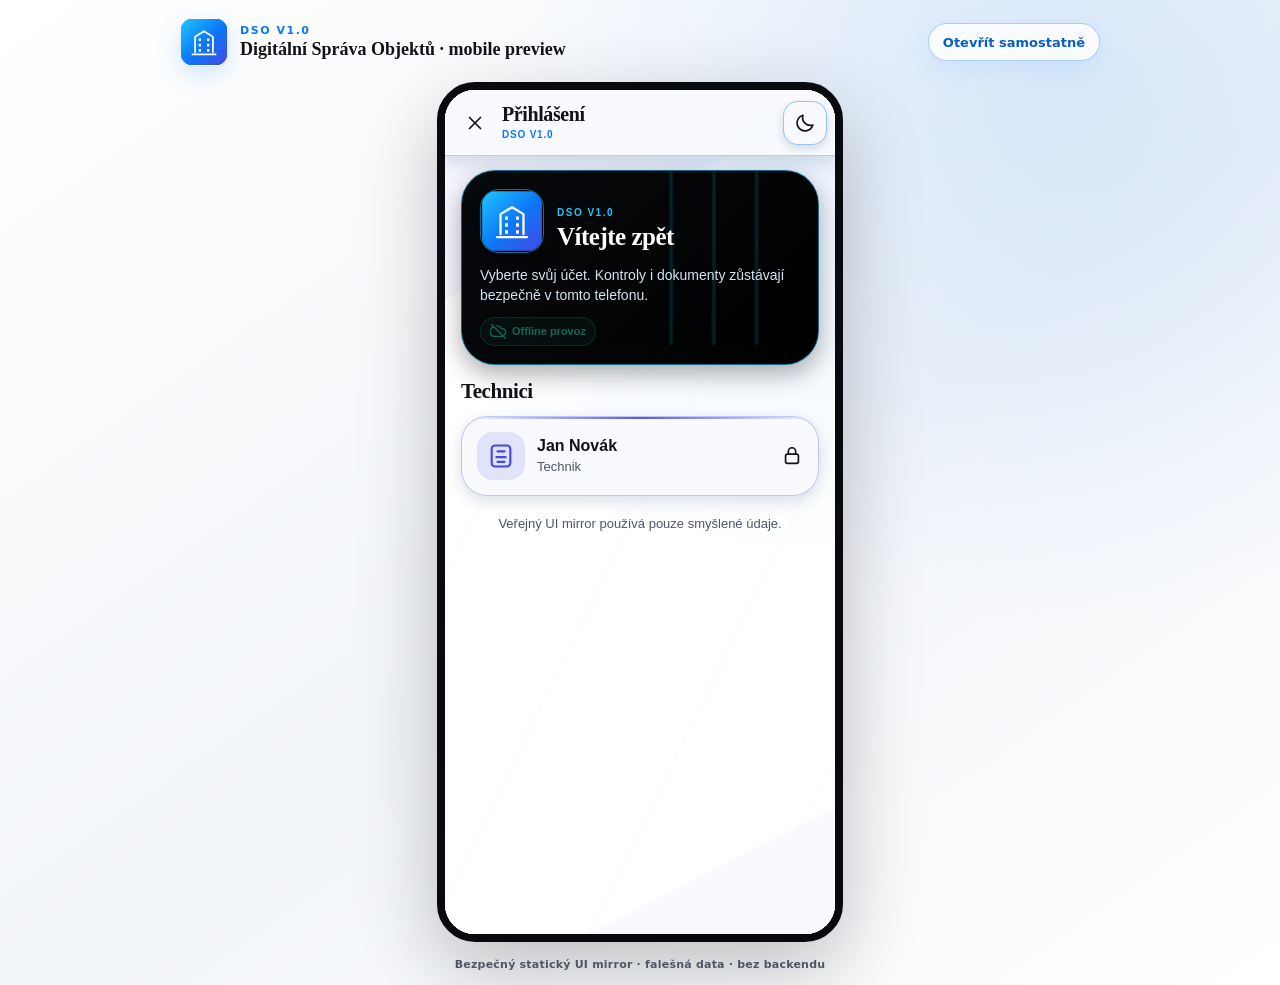
<file: index.html>
<!doctype html>
<html lang="cs">
  <head>
    <meta charset="utf-8" />
    <meta name="viewport" content="width=device-width, initial-scale=1.0" />
    <meta name="theme-color" content="#000000" />
    <meta name="description" content="Interaktivní mobilní náhled DSO — Digitální Správa Objektů." />
    <title>DSO · mobile UI preview</title>
    <link rel="icon" href="./assets/app-icon.svg" type="image/svg+xml" />
    <link rel="manifest" href="./manifest.webmanifest" />
    <script>
      if (window.matchMedia('(max-width: 520px)').matches) {
        window.location.replace('./app/?v=100');
      }
    </script>
    <link rel="stylesheet" href="./styles.css" />
  </head>
  <body>
    <main class="preview-shell">
      <header class="preview-header">
        <div class="preview-brand">
          <img src="./assets/app-icon.svg" alt="" />
          <div>
            <span>DSO V1.0</span>
            <strong>Digitální Správa Objektů · mobile preview</strong>
          </div>
        </div>
        <a href="./app/?v=100" target="_blank" rel="noreferrer">Otevřít samostatně</a>
      </header>
      <div class="phone" aria-label="Interaktivní mobilní náhled DSO">
        <iframe src="./app/?v=100" title="DSO — Digitální Správa Objektů"></iframe>
      </div>
      <p class="preview-note">Bezpečný statický UI mirror · falešná data · bez backendu</p>
    </main>
    <script src="./app.js"></script>
  </body>
</html>
</file>
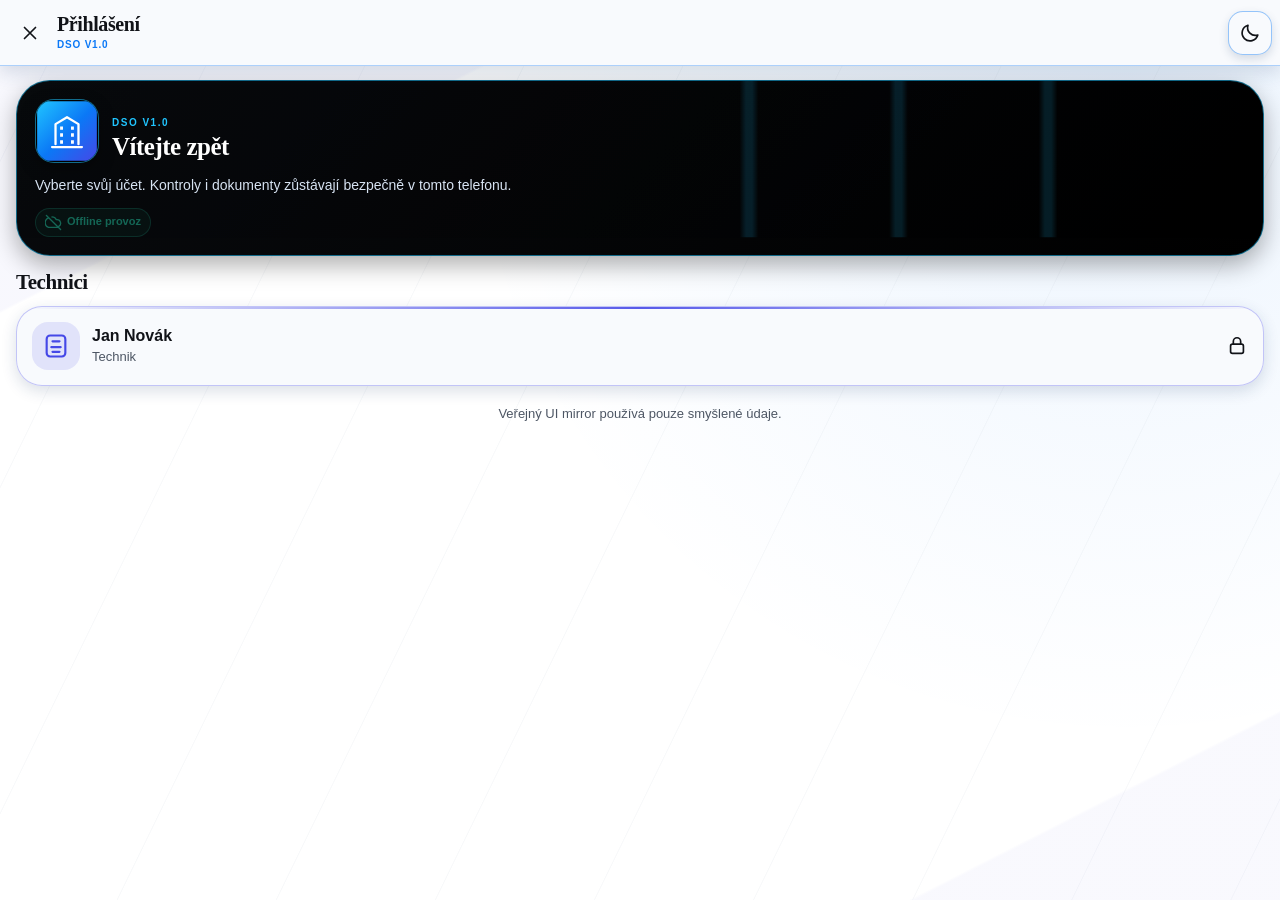
<file: app/index.html>
<!doctype html>
<html lang="cs" data-theme="light">
  <head>
    <meta charset="utf-8" />
    <meta name="viewport" content="width=device-width, initial-scale=1, viewport-fit=cover" />
    <meta name="theme-color" content="#ffffff" />
    <meta name="description" content="Bezpečný interaktivní UI mirror nativní Android aplikace DSO." />
    <title>DSO — Digitální Správa Objektů</title>
    <link rel="icon" href="../assets/app-icon.svg" type="image/svg+xml" />
    <link rel="manifest" href="../manifest.webmanifest" />
    <link rel="stylesheet" href="./styles.css?v=102-verified" />
  </head>
  <body>
    <div id="app" class="dso-app" aria-live="polite"></div>
    <div id="dialog-root"></div>
    <script src="./app.js?v=102-final"></script>
  </body>
</html>
</file>
<file: styles.css>
:root {
  color: #111318;
  background: #ffffff;
  font-family: "Segoe UI", system-ui, -apple-system, BlinkMacSystemFont, sans-serif;
}

* { box-sizing: border-box; }
html, body { margin: 0; min-height: 100%; }
body {
  min-height: 100vh;
  background:
    radial-gradient(circle at 82% 8%, rgba(11, 120, 246, .12), transparent 34rem),
    linear-gradient(145deg, #ffffff, #f2f5f9 54%, #ffffff);
}

.preview-shell {
  min-height: 100vh;
  display: grid;
  grid-template-rows: auto 1fr auto;
  justify-items: center;
  gap: 16px;
  padding: 18px 22px 14px;
}

.preview-header {
  width: min(100%, 920px);
  display: flex;
  align-items: center;
  justify-content: space-between;
  gap: 18px;
}

.preview-brand { display: flex; align-items: center; gap: 12px; }
.preview-brand img {
  width: 48px;
  height: 48px;
  border-radius: 14px;
  box-shadow: 0 8px 25px rgba(11, 120, 246, .18);
}
.preview-brand div { display: grid; gap: 2px; }
.preview-brand span {
  color: #0b78f6;
  font-size: 11px;
  font-weight: 800;
  letter-spacing: .14em;
  text-transform: uppercase;
}
.preview-brand strong { font-family: Georgia, "Times New Roman", serif; font-size: 18px; }
.preview-header a {
  display: inline-flex;
  align-items: center;
  min-height: 38px;
  padding: 0 14px;
  border: 1px solid rgba(11, 120, 246, .34);
  border-radius: 999px;
  background: rgba(255, 255, 255, .82);
  color: #0b5fc2;
  font-size: 13px;
  font-weight: 750;
  text-decoration: none;
  box-shadow: 0 8px 24px rgba(11, 120, 246, .08);
}
.preview-header a:hover { border-color: #0b78f6; color: #0b78f6; }

.phone {
  box-sizing: content-box;
  align-self: center;
  width: 390px;
  height: 844px;
  overflow: hidden;
  border: 8px solid #080a0d;
  border-radius: 38px;
  background: #ffffff;
  box-shadow: 0 28px 80px rgba(8, 10, 13, .24), 0 0 0 1px rgba(255,255,255,.22) inset;
}
iframe { display: block; width: 100%; height: 100%; border: 0; background: #ffffff; }
.preview-note { margin: 0; color: #4d5664; font-size: 11px; font-weight: 650; letter-spacing: .02em; }

@media (max-width: 520px) {
  .preview-shell { display: block; padding: 0; }
  .preview-header, .preview-note { display: none; }
  .phone {
    box-sizing: border-box;
    width: 100vw;
    height: 100dvh;
    border: 0;
    border-radius: 0;
    box-shadow: none;
  }
}
</file>
<file: app/styles.css>
:root {
  color-scheme: light;
  --primary: #0b78f6;
  --on-primary: #ffffff;
  --primary-container: #dcebff;
  --on-primary-container: #002a5e;
  --secondary: #4548e7;
  --secondary-container: #e5e5ff;
  --on-secondary-container: #171a75;
  --tertiary: #146655;
  --tertiary-container: #cfe9df;
  --on-tertiary-container: #073a30;
  --error: #9f2f2b;
  --error-container: #f8dad5;
  --background: #ffffff;
  --on-background: #111318;
  --surface: #ffffff;
  --surface-lowest: #ffffff;
  --surface-low: #f8fafd;
  --surface-container: #f2f5f9;
  --surface-high: #ebeff5;
  --surface-highest: #e3e8f0;
  --on-surface: #111318;
  --on-surface-variant: #4d5664;
  --outline: #727c8b;
  --outline-variant: #c7d0dc;
  --brand-gold: #20c5ff;
  --brand-cream: #ffffff;
  --brand-muted: #d7e3f2;
  --shadow: rgba(22, 58, 100, .16);
  --topbar-height: 66px;
  --nav-height: 84px;
  font-family: "Segoe UI", Roboto, Arial, sans-serif;
}

:root[data-theme="dark"] {
  color-scheme: dark;
  --primary: #20c5ff;
  --on-primary: #001f2a;
  --primary-container: #003a66;
  --on-primary-container: #d9f3ff;
  --secondary: #9b9dff;
  --secondary-container: #292b85;
  --on-secondary-container: #e4e4ff;
  --tertiary: #75d2b8;
  --tertiary-container: #174e43;
  --on-tertiary-container: #b1efdd;
  --error: #ffb4aa;
  --error-container: #5e211e;
  --background: #000000;
  --on-background: #ffffff;
  --surface: #080a0d;
  --surface-lowest: #000000;
  --surface-low: #080a0d;
  --surface-container: #101318;
  --surface-high: #181c22;
  --surface-highest: #22272f;
  --on-surface: #ffffff;
  --on-surface-variant: #c7d0dc;
  --outline: #8993a2;
  --outline-variant: #343b46;
  --brand-gold: #20c5ff;
  --brand-cream: #ffffff;
  --brand-muted: #d7e3f2;
  --shadow: rgba(0, 0, 0, .42);
}

* { box-sizing: border-box; -webkit-tap-highlight-color: transparent; }
html, body { margin: 0; width: 100%; height: 100%; overflow: hidden; }
body { background: var(--background); color: var(--on-background); font-size: 14px; line-height: 1.4; }
button, input, textarea { font: inherit; }
button { color: inherit; }

.dso-app { position: relative; width: 100%; height: 100%; overflow: hidden; background: var(--background); }
.screen {
  position: relative;
  display: flex;
  flex-direction: column;
  width: 100%;
  height: 100%;
  overflow: hidden;
  background:
    radial-gradient(circle at 88% 8%, color-mix(in srgb, var(--primary) 8%, transparent), transparent 48%),
    linear-gradient(var(--background), var(--surface-lowest), var(--background));
  animation: screen-in .26s cubic-bezier(.2,.8,.2,1);
}
.screen::before {
  content: "";
  position: absolute;
  inset: 0;
  pointer-events: none;
  opacity: .62;
  background:
    linear-gradient(153deg, color-mix(in srgb, var(--secondary) 6%, transparent) 0 20%, transparent 20.2% 100%),
    linear-gradient(333deg, color-mix(in srgb, var(--secondary) 5%, transparent) 0 12%, transparent 12.2% 100%),
    repeating-linear-gradient(116deg, transparent 0 70px, color-mix(in srgb, var(--outline-variant) 19%, transparent) 70.5px 71px, transparent 71.5px 143px);
}
.screen > * { position: relative; z-index: 1; }
@keyframes screen-in { from { opacity: .45; transform: translateX(22px) scale(.985); } to { opacity: 1; transform: none; } }

.topbar {
  z-index: 4;
  display: flex;
  align-items: center;
  min-height: var(--topbar-height);
  padding: 7px 8px;
  border-bottom: 1px solid color-mix(in srgb, var(--primary) 32%, transparent);
  background: color-mix(in srgb, var(--surface-low) 98%, transparent);
  box-shadow: 0 7px 18px var(--shadow);
}
.topbar__title { flex: 1; min-width: 0; padding: 0 5px; }
.topbar__title strong, .topbar__title small { display: block; overflow: hidden; text-overflow: ellipsis; white-space: nowrap; }
.topbar__title strong { font-family: Georgia, "Times New Roman", serif; font-size: 20px; line-height: 1.05; letter-spacing: -.02em; }
.topbar__title small { margin-top: 3px; color: var(--primary); font-size: 10px; font-weight: 800; letter-spacing: .08em; text-transform: uppercase; }
.icon-button {
  display: grid;
  place-items: center;
  width: 44px;
  height: 44px;
  flex: 0 0 44px;
  padding: 0;
  border: 0;
  border-radius: 15px;
  background: transparent;
  cursor: pointer;
}
.icon-button:hover, .icon-button:focus-visible { background: var(--surface-high); outline: none; }
.icon-button--outlined { border: 1px solid color-mix(in srgb, var(--primary) 42%, transparent); background: var(--surface-low); box-shadow: 0 4px 10px var(--shadow); }
.icon { width: 22px; height: 22px; fill: none; stroke: currentColor; stroke-width: 1.85; stroke-linecap: round; stroke-linejoin: round; }
.icon--small { width: 17px; height: 17px; }
.icon--large { width: 28px; height: 28px; }

.scroll { flex: 1; min-height: 0; overflow-y: auto; overscroll-behavior: contain; scrollbar-width: thin; scrollbar-color: var(--outline) transparent; }
.content { display: grid; gap: 14px; padding: 14px 16px 24px; }
.content--with-nav { padding-bottom: 106px; }
.content--tight { gap: 10px; }

.brand-panel {
  position: relative;
  overflow: hidden;
  padding: 18px;
  border: 1px solid color-mix(in srgb, var(--brand-gold) 52%, transparent);
  border-radius: 34px;
  color: var(--brand-cream);
  background: linear-gradient(135deg, #080a0d, #000000);
  box-shadow: 0 9px 24px rgba(0,0,0,.32);
}
.brand-panel::after {
  content: "";
  position: absolute;
  inset: 0;
  pointer-events: none;
  opacity: .8;
  background:
    linear-gradient(90deg, transparent 58%, rgba(32,197,255,.18) 58.5% 59%, transparent 59.5%),
    linear-gradient(90deg, transparent 70%, rgba(32,197,255,.18) 70.5% 71%, transparent 71.5%),
    linear-gradient(90deg, transparent 82%, rgba(32,197,255,.18) 82.5% 83%, transparent 83.5%);
  clip-path: polygon(0 0, 100% 0, 100% 90%, 0 90%);
}
.brand-panel > * { position: relative; z-index: 1; }
.brand-row { display: flex; align-items: center; gap: 13px; }
.brand-icon {
  width: 64px;
  height: 64px;
  flex: 0 0 64px;
  border: 1px solid color-mix(in srgb, var(--brand-gold) 55%, transparent);
  border-radius: 19px;
  background: #000000;
  box-shadow: 0 6px 16px rgba(0,0,0,.34);
}
.brand-copy { min-width: 0; flex: 1; }
.brand-copy .eyebrow { color: var(--brand-gold); }
.brand-copy h1, .brand-copy h2 { margin: 3px 0 0; color: var(--brand-cream); }
.brand-panel p { margin: 13px 0 0; color: var(--brand-muted); }

.eyebrow { margin: 0; color: var(--primary); font-size: 10px; font-weight: 850; letter-spacing: .15em; text-transform: uppercase; }
h1, h2, h3, p { margin-top: 0; }
h1, h2, .serif { font-family: Georgia, "Times New Roman", serif; font-weight: 700; letter-spacing: -.02em; }
h1 { margin-bottom: 3px; font-size: 25px; line-height: 1.08; }
h2 { margin-bottom: 2px; font-size: 23px; line-height: 1.12; }
h3 { margin-bottom: 3px; font-size: 16px; line-height: 1.2; }
.supporting { margin: 0; color: var(--on-surface-variant); font-size: 13px; }
.section-header { display: grid; gap: 4px; padding: 2px 1px; }

.future-card {
  --accent: var(--primary);
  position: relative;
  overflow: hidden;
  border: 1px solid color-mix(in srgb, var(--accent) 30%, transparent);
  border-radius: 26px;
  background: color-mix(in srgb, var(--surface-low) 96.5%, transparent);
  box-shadow: 0 5px 15px var(--shadow);
}
.future-card::before {
  content: "";
  position: absolute;
  top: 0;
  right: 0;
  left: 0;
  height: 2px;
  background: linear-gradient(90deg, transparent, color-mix(in srgb, var(--accent) 90%, transparent), transparent);
}
.future-card--button { width: 100%; padding: 0; color: inherit; text-align: left; cursor: pointer; transition: transform .12s ease, box-shadow .12s ease; }
.future-card--button:active { transform: scale(.982); box-shadow: 0 1px 5px var(--shadow); }
.card-pad { padding: 15px; }
.card-pad--large { padding: 18px; }

.status-pill {
  display: inline-flex;
  align-items: center;
  gap: 5px;
  min-height: 29px;
  width: fit-content;
  padding: 4px 9px;
  border: 1px solid color-mix(in srgb, var(--pill, var(--primary)) 35%, transparent);
  border-radius: 999px;
  background: color-mix(in srgb, var(--pill, var(--primary)) 10.5%, transparent);
  color: var(--pill, var(--primary));
  font-size: 11px;
  font-weight: 800;
  white-space: nowrap;
}

.row { display: flex; align-items: center; gap: 10px; }
.row--top { align-items: flex-start; }
.row--between { justify-content: space-between; }
.stack { display: grid; gap: 10px; }
.stack--small { gap: 5px; }
.flex-1 { flex: 1; min-width: 0; }
.muted { color: var(--on-surface-variant); }
.small { font-size: 12px; }
.tiny { font-size: 10px; }
.selection-row { display:flex; align-items:center; gap:9px; padding:8px 0; color:var(--on-surface-variant); font-size:12px; font-weight:700; }
.selection-row input { width:18px; height:18px; accent-color:var(--error); }
.delete-preview { display:grid; gap:7px; max-height:150px; overflow:auto; margin-top:12px; padding:10px; border:1px solid color-mix(in srgb, var(--error) 35%, transparent); border-radius:12px; background:color-mix(in srgb, var(--error) 7%, transparent); }
.delete-preview div { display:flex; justify-content:space-between; gap:12px; font-size:12px; }
.delete-preview span { color:var(--on-surface-variant); text-align:right; }
.delete-card { display:grid; gap:4px; padding:9px 11px; }
.delete-card__header { display:flex; align-items:center; gap:6px; min-width:0; }
.delete-card__header h3 { flex:1; min-width:0; font-size:14px; }
.icon--compact { width:18px; height:18px; color:var(--error); }
.button--compact { min-height:32px; padding:5px 9px; border-radius:10px; font-size:11px; gap:4px; }
.delete-card__meta { display:flex; align-items:center; gap:6px; min-width:0; color:var(--on-surface-variant); font-size:11px; }
.delete-card__meta > span { flex:1; min-width:0; }
.delete-card__actions { display:grid; grid-template-columns:1fr 1fr; gap:7px; padding-top:2px; }
.dialog--compact { max-width:390px; }
.bold { font-weight: 800; }

.icon-surface {
  display: grid;
  place-items: center;
  width: 48px;
  height: 48px;
  flex: 0 0 48px;
  border-radius: 16px;
  color: var(--icon-color, var(--primary));
  background: color-mix(in srgb, var(--icon-color, var(--primary)) 13%, transparent);
}

.dashboard-grid { display: grid; grid-template-columns: 1fr 1fr; gap: 12px; }
.dashboard-tile { min-height: 164px; }
.dashboard-tile .card-pad { display: flex; flex-direction: column; justify-content: space-between; min-height: 164px; padding: 14px; }
.dashboard-tile h3 { font-family: inherit; font-size: 16px; }

.progress-row { display: grid; gap: 6px; }
.progress-meta { display: flex; justify-content: space-between; gap: 10px; font-size: 11px; font-weight: 800; }
.progress {
  height: 7px;
  overflow: hidden;
  border-radius: 999px;
  background: var(--progress-track, var(--tertiary-container));
}
.progress > span { display: block; height: 100%; width: var(--progress, 0%); border-radius: inherit; background: var(--progress-color, var(--tertiary)); transition: width .24s ease; }

.button {
  display: inline-flex;
  align-items: center;
  justify-content: center;
  gap: 7px;
  min-height: 49px;
  padding: 0 16px;
  border: 0;
  border-radius: 16px;
  background: var(--primary);
  color: var(--on-primary);
  font-weight: 800;
  cursor: pointer;
  box-shadow: 0 4px 12px color-mix(in srgb, var(--primary) 22%, transparent);
}
.button:active { transform: translateY(1px); }
.button--wide { width: 100%; }
.button--tonal { background: var(--primary-container); color: var(--on-primary-container); box-shadow: none; }
.button--text { min-height: 40px; padding: 0 10px; background: transparent; color: var(--primary); box-shadow: none; }
.button--danger { background: var(--error); color: #fff; }
.button--small { min-height: 39px; padding: 0 12px; border-radius: 13px; font-size: 12px; }

.account-card { width: 100%; padding: 0; color: inherit; text-align: left; }
.account-card .card-pad { display: flex; align-items: center; gap: 12px; }

.bottom-nav-wrap {
  position: absolute;
  right: 0;
  bottom: 0;
  left: 0;
  z-index: 5;
  padding-top: 1px;
  border: 1px solid color-mix(in srgb, var(--primary) 24%, transparent);
  border-bottom: 0;
  border-radius: 30px 30px 0 0;
  background: color-mix(in srgb, var(--surface-low) 98.5%, transparent);
  box-shadow: 0 -10px 30px var(--shadow);
}
.bottom-nav { display: grid; grid-template-columns: repeat(4, 1fr); min-height: var(--nav-height); padding: 7px 4px 8px; }
.nav-item {
  display: grid;
  justify-items: center;
  align-content: center;
  gap: 3px;
  padding: 4px 2px;
  border: 0;
  border-radius: 18px;
  background: transparent;
  color: var(--on-surface-variant);
  font-size: 10px;
  font-weight: 700;
  cursor: pointer;
}
.nav-item .nav-icon { display: grid; place-items: center; width: 50px; height: 32px; border-radius: 999px; }
.nav-item.is-active { color: var(--primary); font-weight: 850; }
.nav-item.is-active .nav-icon { background: color-mix(in srgb, var(--primary-container) 80%, transparent); color: var(--on-primary-container); }

.building-card .card-pad { display: grid; gap: 13px; }
.metric-row { display: flex; align-items: center; gap: 13px; color: var(--on-surface-variant); font-size: 10px; }
.metric { display: inline-flex; align-items: center; gap: 4px; white-space: nowrap; }

.search-card { display: grid; gap: 9px; }
.field { position: relative; }
.field input, .field textarea {
  width: 100%;
  border: 1px solid var(--outline);
  border-radius: 15px;
  background: transparent;
  color: var(--on-surface);
  outline: none;
}
.field input { height: 52px; padding: 18px 12px 6px 41px; }
.field textarea { min-height: 82px; padding: 23px 12px 9px; resize: none; }
.field label { position: absolute; top: 7px; left: 12px; color: var(--on-surface-variant); font-size: 9px; font-weight: 700; }
.field .field-icon { position: absolute; top: 17px; left: 13px; color: var(--on-surface-variant); }
.field input:focus, .field textarea:focus { border-color: var(--primary); box-shadow: 0 0 0 2px color-mix(in srgb, var(--primary) 16%, transparent); }
.filter-row { display: flex; gap: 7px; overflow-x: auto; scrollbar-width: none; }
.filter-chip { min-height: 36px; padding: 0 11px; border: 1px solid var(--outline-variant); border-radius: 12px; background: transparent; color: var(--on-surface-variant); white-space: nowrap; cursor: pointer; }
.filter-chip.is-selected { border-color: var(--primary); background: var(--primary-container); color: var(--on-primary-container); font-weight: 800; }

.settings-grid { display: grid; grid-template-columns: 1fr 1fr; gap: 10px; }
.settings-tile .card-pad { min-height: 132px; display: flex; flex-direction: column; justify-content: space-between; }

.inspection-summary { display: grid; gap: 10px; }
.answer-row { display: grid; grid-template-columns: repeat(3, 1fr); gap: 6px; }
.answer {
  min-height: 38px;
  padding: 0 5px;
  border: 1px solid var(--outline-variant);
  border-radius: 12px;
  background: transparent;
  color: var(--on-surface-variant);
  font-size: 10px;
  font-weight: 750;
  cursor: pointer;
}
.answer[data-value="ok"].is-selected { border-color: var(--tertiary); background: var(--tertiary-container); color: var(--on-tertiary-container); }
.answer[data-value="defect"].is-selected { border-color: var(--error); background: var(--error-container); color: var(--error); }
.answer[data-value="na"].is-selected { border-color: var(--secondary); background: var(--secondary-container); color: var(--on-secondary-container); }
.item-actions { display: flex; gap: 7px; }
.item-actions .button { flex: 1; }

.photo-stage { position: relative; min-height: 390px; background: #0b0908; overflow: hidden; }
.photo-stage img { width: 100%; height: 100%; min-height: 390px; object-fit: cover; display: block; }
.photo-stage svg { position: absolute; inset: 0; width: 100%; height: 100%; }
.photo-toolbar { display: grid; grid-template-columns: repeat(4,1fr); gap: 6px; padding: 10px; background: var(--surface-low); }
.tool { display: grid; justify-items: center; gap: 3px; min-height: 56px; padding: 6px 2px; border: 1px solid var(--outline-variant); border-radius: 14px; background: transparent; color: var(--on-surface-variant); font-size: 9px; font-weight: 750; }
.tool.is-selected { border-color: var(--primary); color: var(--primary); background: color-mix(in srgb, var(--primary) 10%, transparent); }

.pdf-page {
  margin: 4px auto;
  width: 92%;
  min-height: 560px;
  padding: 25px 22px;
  border-radius: 3px;
  background: #fff;
  color: #2a2521;
  box-shadow: 0 10px 35px rgba(0,0,0,.22);
  font-family: Arial, sans-serif;
}
.pdf-head { display: flex; justify-content: space-between; gap: 10px; border-bottom: 3px solid #0b78f6; padding-bottom: 12px; }
.pdf-head img { width: 48px; height: 48px; border-radius: 12px; }
.pdf-page h2 { font-family: Georgia, serif; font-size: 19px; }
.pdf-table { display: grid; margin-top: 18px; border: 1px solid #d8c9b9; }
.pdf-row { display: grid; grid-template-columns: 1.2fr 1fr; border-bottom: 1px solid #e3d8cc; }
.pdf-row:last-child { border-bottom: 0; }
.pdf-row span { padding: 8px; font-size: 10px; }
.pdf-row span:first-child { background: #f2f5f9; font-weight: 700; }

.notification-settings { display: grid; gap: 0; }
.setting-row { display: flex; align-items: center; justify-content: space-between; gap: 12px; min-height: 66px; border-bottom: 1px solid var(--outline-variant); }
.setting-row:last-child { border-bottom: 0; }
.setting-row > span { display: grid; min-width: 0; gap: 2px; }
.setting-row strong,.setting-row small { display: block; }
.setting-row small { color: var(--on-surface-variant); font-size: 11px; }
.setting-row input[type="number"] { width: 76px; height: 46px; padding: 0 10px; border: 1px solid var(--outline); border-radius: 15px; background: transparent; color: var(--on-surface); font-weight: 800; text-align: center; }
.setting-row input[type="checkbox"] { width: 20px; height: 20px; accent-color: var(--primary); }
.button:disabled { background: var(--surface-highest); color: var(--on-surface-variant); box-shadow: none; cursor: default; opacity: .72; }

.dialog-backdrop {
  position: fixed;
  inset: 0;
  z-index: 30;
  display: grid;
  place-items: center;
  padding: 20px;
  background: rgba(13,10,8,.58);
  backdrop-filter: blur(5px);
  animation: fade-in .15s ease;
}
@keyframes fade-in { from { opacity: 0; } }
.dialog {
  width: min(100%, 340px);
  padding: 20px;
  border: 1px solid var(--outline-variant);
  border-radius: 28px;
  background: var(--surface);
  color: var(--on-surface);
  box-shadow: 0 24px 70px rgba(0,0,0,.36);
}
.dialog h2 { font-size: 22px; }
.dialog-actions { display: flex; justify-content: flex-end; gap: 7px; margin-top: 16px; }

.toast {
  position: absolute;
  right: 18px;
  bottom: 100px;
  left: 18px;
  z-index: 20;
  padding: 12px 14px;
  border-radius: 15px;
  background: var(--surface-highest);
  color: var(--on-surface);
  box-shadow: 0 8px 24px var(--shadow);
  font-size: 12px;
  font-weight: 700;
}

@media (max-width: 350px) {
  .dashboard-grid, .settings-grid { grid-template-columns: 1fr; }
  .dashboard-tile, .dashboard-tile .card-pad { min-height: 130px; }
}
</file>
